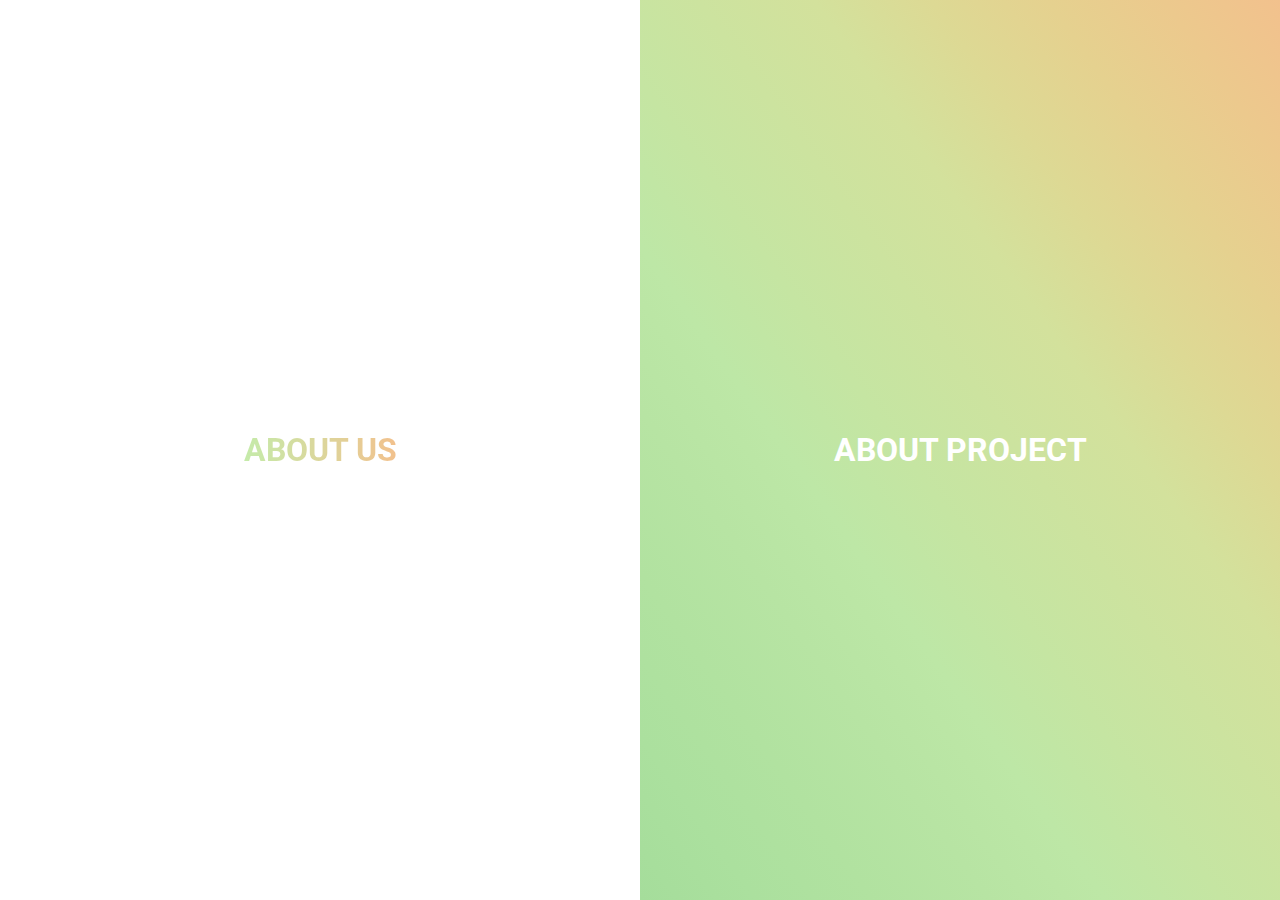
<file: index.html>
<!DOCTYPE html>
<html lang="en">
  <head>
    <meta charset="UTF-8" />
    <meta name="viewport" content="width=device-width, initial-scale=1.0" />
    <title>How not to overeat</title>
    <link
      href="https://fonts.googleapis.com/css2?family=Carter+One&family=Roboto&display=swap"
      rel="stylesheet"
    />
    <link rel="stylesheet" href="style.css" />
    <script type="module" src="script.js"></script>
  </head>
  <body>
    <div class="container">
      <div class="container__about-us">
        <a href="about-us.html">ABOUT US</a>
      </div>
      <div class="container__our-project">
        <a href="our-project.html">ABOUT PROJECT</a>
      </div>
    </div>
  </body>
</html>
</file>
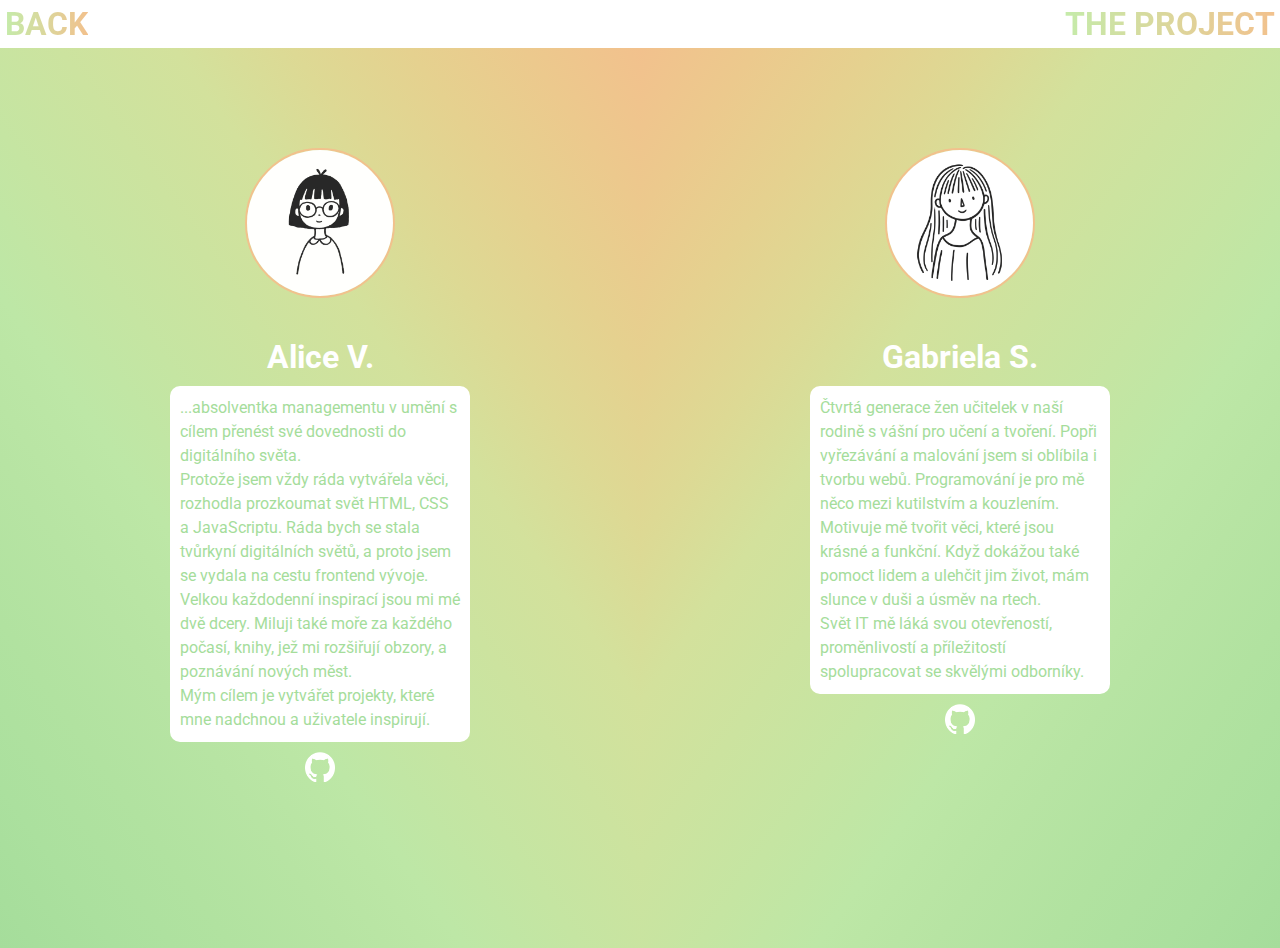
<file: about-us.html>
<!DOCTYPE html>
<html lang="en">
  <head>
    <meta charset="UTF-8" />
    <meta name="viewport" content="width=device-width, initial-scale=1.0" />
    <title>About us</title>
    <link rel="stylesheet" href="style.css" />
    <link
      href="https://fonts.googleapis.com/css2?family=Carter+One&family=Roboto&display=swap"
      rel="stylesheet"
    />
    <script type="module" src="script.js"></script>
  </head>
  <body>
    <div class="container-aboutUs">
      <div class="container-aboutUs__nav">
        <div class="container-aboutUs__nav-button">
          <a href="index.html">BACK</a>
        </div>
        <div class="container-aboutUs__nav-button">
          <a href="our-project.html"> THE PROJECT</a>
        </div>
      </div>
      <div class="container-aboutUs__profiles">
        <div class="alice-profile">
          <div class="container__image">
            <img src="images/Alice.jpg" alt="obrazek Alice" />
          </div>
          <div class="container__heading">
            <h1 class="heading-button">Alice V.</h1>
          </div>
          <div class="container__text hidden">
            <div class="container__paragraph">
              <p>
                ...absolventka managementu v umění s cílem přenést své
                dovednosti do digitálního světa.
              </p>
              <p>
                Protože jsem vždy ráda vytvářela věci, rozhodla prozkoumat svět
                HTML, CSS a JavaScriptu. Ráda bych se stala tvůrkyní digitálních
                světů, a proto jsem se vydala na cestu frontend vývoje.
              </p>
              <p>
                Velkou každodenní inspirací jsou mi mé dvě dcery. Miluji také
                moře za každého počasí, knihy, jež mi rozšiřují obzory, a
                poznávání nových měst.
              </p>
              <p>
                Mým cílem je vytvářet projekty, které mne nadchnou a uživatele
                inspirují.
              </p>
            </div>
            <a href="https://github.com/alice-ves" target="_blank"
              ><img class="github-logo" src="images/github-mark-white.png"
            /></a>
          </div>
        </div>
        <div class="gabriela-profile">
          <div class="container__image">
            <img src="images/Gabca.jpg" alt="obrazek Gabi" />
          </div>
          <div class="container__heading">
            <h1 class="heading-button">Gabriela S.</h1>
          </div>
          <div class="container__text hidden">
            <div class="container__paragraph">
              <p>
                Čtvrtá generace žen učitelek v naší rodině s vášní pro učení a
                tvoření. Popři vyřezávání a malování jsem si oblíbila i tvorbu
                webů. Programování je pro mě něco mezi kutilstvím a kouzlením.
              </p>
              <p>
                Motivuje mě tvořit věci, které jsou krásné a funkční. Když
                dokážou také pomoct lidem a ulehčit jim život, mám slunce v duši
                a úsměv na rtech.
              </p>
              <p>
                Svět IT mě láká svou otevřeností, proměnlivostí a příležitostí
                spolupracovat se skvělými odborníky.
              </p>
            </div>
            <a href="https://github.com/gabi-sabi" target="_blank"
              ><img class="github-logo" src="images/github-mark-white.png"
            /></a>
          </div>
        </div>
      </div>
    </div>
  </body>
</html>
</file>
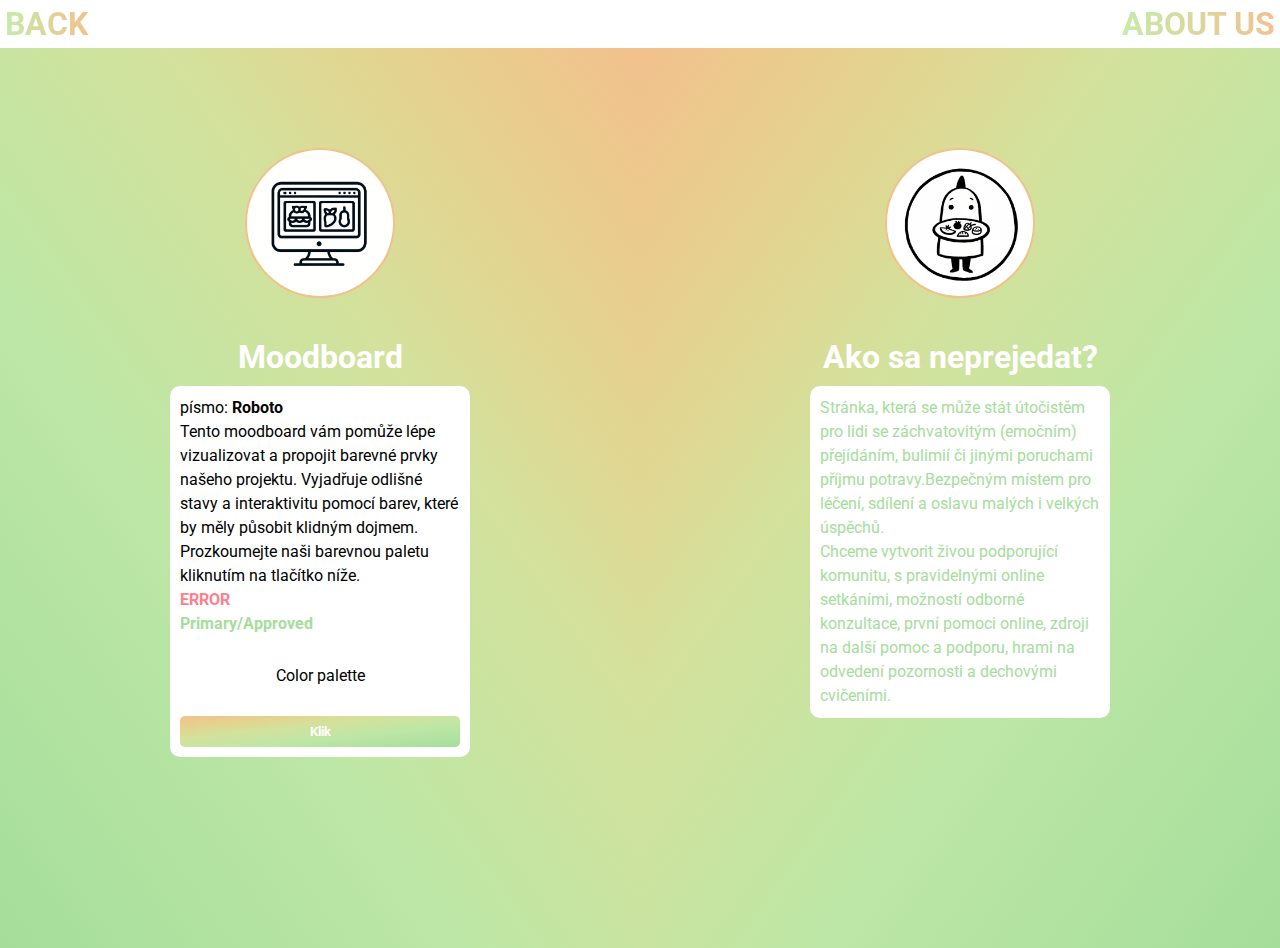
<file: our-project.html>
<!DOCTYPE html>
<html lang="en">
  <head>
    <meta charset="UTF-8" />
    <meta name="viewport" content="width=device-width, initial-scale=1.0" />
    <title>About us</title>
    <link rel="stylesheet" href="style.css" />
    <link
      href="https://fonts.googleapis.com/css2?family=Carter+One&family=Roboto&display=swap"
      rel="stylesheet"
    />
    <script type="module" src="script.js"></script>
    
  </head>
  <body>
    <div class="container-project">
      <div class="container-project__nav">
        <div class="container-project__nav-button">
          <a href="index.html">BACK</a>
        </div>
        <div class="container-project__nav-button">
          <a href="about-us.html"> ABOUT US</a>
        </div>
      </div>
      <div class="container-project__profiles">
        <div class="projectQ1-profile">
          <div class="container__image">
            <img src="images/web.jpeg" alt="obrazek webu s jidlem" />
          </div>
          <div class="container__heading">
            <h1 class="heading-button">Moodboard
            </h1>
          </div>
          <div class="container__moodboard">
            
            <p>písmo: <strong>Roboto</strong></p>
            <p>Tento moodboard vám pomůže lépe vizualizovat a propojit barevné prvky našeho projektu. Vyjadřuje odlišné stavy a interaktivitu pomocí barev, které by měly působit klidným dojmem. </p><p>Prozkoumejte naši barevnou paletu kliknutím na tlačítko níže. </p>
            <p class="error">ERROR</p>
            <p class="approved">Primary/Approved</p>
            <div class="color-palette">Color palette</div>
            <button class="palette-button">Klik</button>
          </div>
        </div>

        <div class="projectQ2-profile">
          <div class="container__image">
            <img src="images/Food.jpg" alt="symbol komunity" />
          </div>
          <div class="container__heading">
            <h1 class="heading-button">Ako sa neprejedat?</h1>
          </div>
          <div class="container__text hidden">
            <div class="container__paragraph">
              <p>
                Stránka, která se může stát útočistěm pro lidi se záchvatovitým
                (emočním) přejídáním, bulimií či jinými poruchami příjmu
                potravy.Bezpečným místem pro léčení, sdílení a oslavu malých i
                velkých úspěchů. </p><p>Chceme vytvorit živou podporující komunitu, s
                pravidelnými online setkáními, možností odborné konzultace,
                první pomoci online, zdroji na další pomoc a podporu, hrami na
                odvedení pozornosti a dechovými cvičeními.</p>
              </p>
            </div>
          </div>
        </div>
      </div>
    </div>
  </body>
</html>
</file>
<file: style.css>
:root {
  --green: #A5DD9B;
  --light-green: #C5EBAA;
  --yellow: #F6F193;
  --nude: #F2C18D;
  --text: black;
  --text-contrast: white;
  --error: #FF7D8B;
}

* {
  margin: 0;
  padding: 0;
  box-sizing: border-box;
  font-family: "Roboto", Arial, sans-serif;
}

body,
html {
  min-height: 100%;
  min-width: 100%;
}

.container {
  display: flex;
  height: 100%;
  width: 100%;
}

.container__about-us,
.container__our-project {
  display: flex;
  width: 50%;
  justify-content: center;
  align-items: center;
  height: 100vh;

}

.container__our-project a {
  font-size: 2em;
  font-weight: bolder;
  color: white;
  text-decoration: none;
}

.container__about-us a,
.container-aboutUs__nav a,
.container__project a,
.container-project__nav a {
  font-size: 2em;
  font-weight: bolder;
  background: -webkit-linear-gradient(left, #C5EBAA, #F2C18D);
  -webkit-background-clip: text;
  -webkit-text-fill-color: transparent;

}

.container__our-project {
  background-image: linear-gradient(to right top, #a5dd9b, #abe09e, #b1e2a0, #b7e4a3, #bde7a6, #c5e5a2, #cce39f, #d3e19c, #ddd994, #e5d18f, #ecc98d, #f2c18d);
  color: white;
}

@media (max-width: 768px) {
  .container {
    flex-direction: column;
    justify-content: center;
    align-items: center;
    width: 100%;
    height: 100vh;
  }

  .container__about-us,
  .container__our-project {
    height: 50%;
    width: 100%;
  }

}

/*------------------ABOUT US-------------------*/
.container-aboutUs,
.container-project {
  display: flex;
  flex-direction: column;
  height: 100%;
  width: 100%;

}

.container-aboutUs__nav,
.container-project__nav {
  display: flex;
  width: 100%;
  justify-content: space-between;
}

.container-aboutUs__nav-button,
.container-project__nav-button {
  margin: 5px;
}

.container-aboutUs__profiles,
.container-project__profiles {
  display: flex;
  width: 100%;
  height: 100%;
}


.container__heading {
  padding: 10px;
}

.alice-profile,
.gabriela-profile,
.projectQ1-profile,
.projectQ2-profile {
  display: flex;
  flex-direction: column;
  align-items: center;
  min-height: 100vh;
  padding: 20px;
}


.alice-profile,
.projectQ1-profile {
  background-image: linear-gradient(to right top, #a5dd9b, #abe09e, #b1e2a0, #b7e4a3, #bde7a6, #c5e5a2, #cce39f, #d3e19c, #ddd994, #e5d18f, #ecc98d, #f2c18d);
  color: white;
  width: 50%;
}

.gabriela-profile,
.projectQ2-profile {
  background-image: linear-gradient(to left top, #a5dd9b, #abe09e, #b1e2a0, #b7e4a3, #bde7a6, #c5e5a2, #cce39f, #d3e19c, #ddd994, #e5d18f, #ecc98d, #f2c18d);
  color: white;
  width: 50%;
}

.container__image {
  max-width: 150px;
  max-height: 150px;

  border-radius: 50%;
  margin-top: 80px;
  margin-bottom: 30px;
}

.container__image img {
  object-fit: cover;
  height: 100%;
  width: 100%;
  border-radius: 50%;
  border: 2px solid #f2c18d;
}

.container__text {
  display: flex;
  flex-direction: column;
  align-items: center;

}

.container__moodboard {
  width: 300px;
  display: flex;
  flex-direction: column;
  background-color: white;
  border-radius: 10px;
  padding: 10px;
  color: black;
  line-height: 1.5;
}

.error {
  color: var(--error);
  font-weight: bolder;
}

.approved {
  color: var(--green);
  font-weight: bolder
}

.color-palette {
  display: flex;
  align-items: center;
  justify-content: center;
  height: 50px;
  padding: 40px;
}

.palette-button {
  padding: 8px;
  border: none;
  border-radius: 5px;
  color: white;
  font-weight: bold;
  background-image: linear-gradient(to left top, #a5dd9b, #abe09e, #b1e2a0, #b7e4a3, #bde7a6, #c5e5a2, #cce39f, #d3e19c, #ddd994, #e5d18f, #ecc98d, #f2c18d);
}

.container__paragraph {

  width: 300px;
  color: #A5DD9B;
  background-color: white;
  border-radius: 10px;
  padding: 10px;
  line-height: 1.5;
}

.github-logo {
  height: 30px;
  margin: 10px;

}




@media (max-width: 768px) {

  .container-aboutUs__profiles,
  .container-project__profiles {
    flex-direction: column;
  }

  .alice-profile,
  .projectQ1-profile {
    width: 100%;
  }

  .gabriela-profile,
  .projectQ2-profile {
    width: 100%;
    background-image: linear-gradient(to right bottom, #a5dd9b, #abe09e, #b1e2a0, #b7e4a3, #bde7a6, #c5e5a2, #cce39f, #d3e19c, #ddd994, #e5d18f, #ecc98d, #f2c18d);
  }
}
</file>
